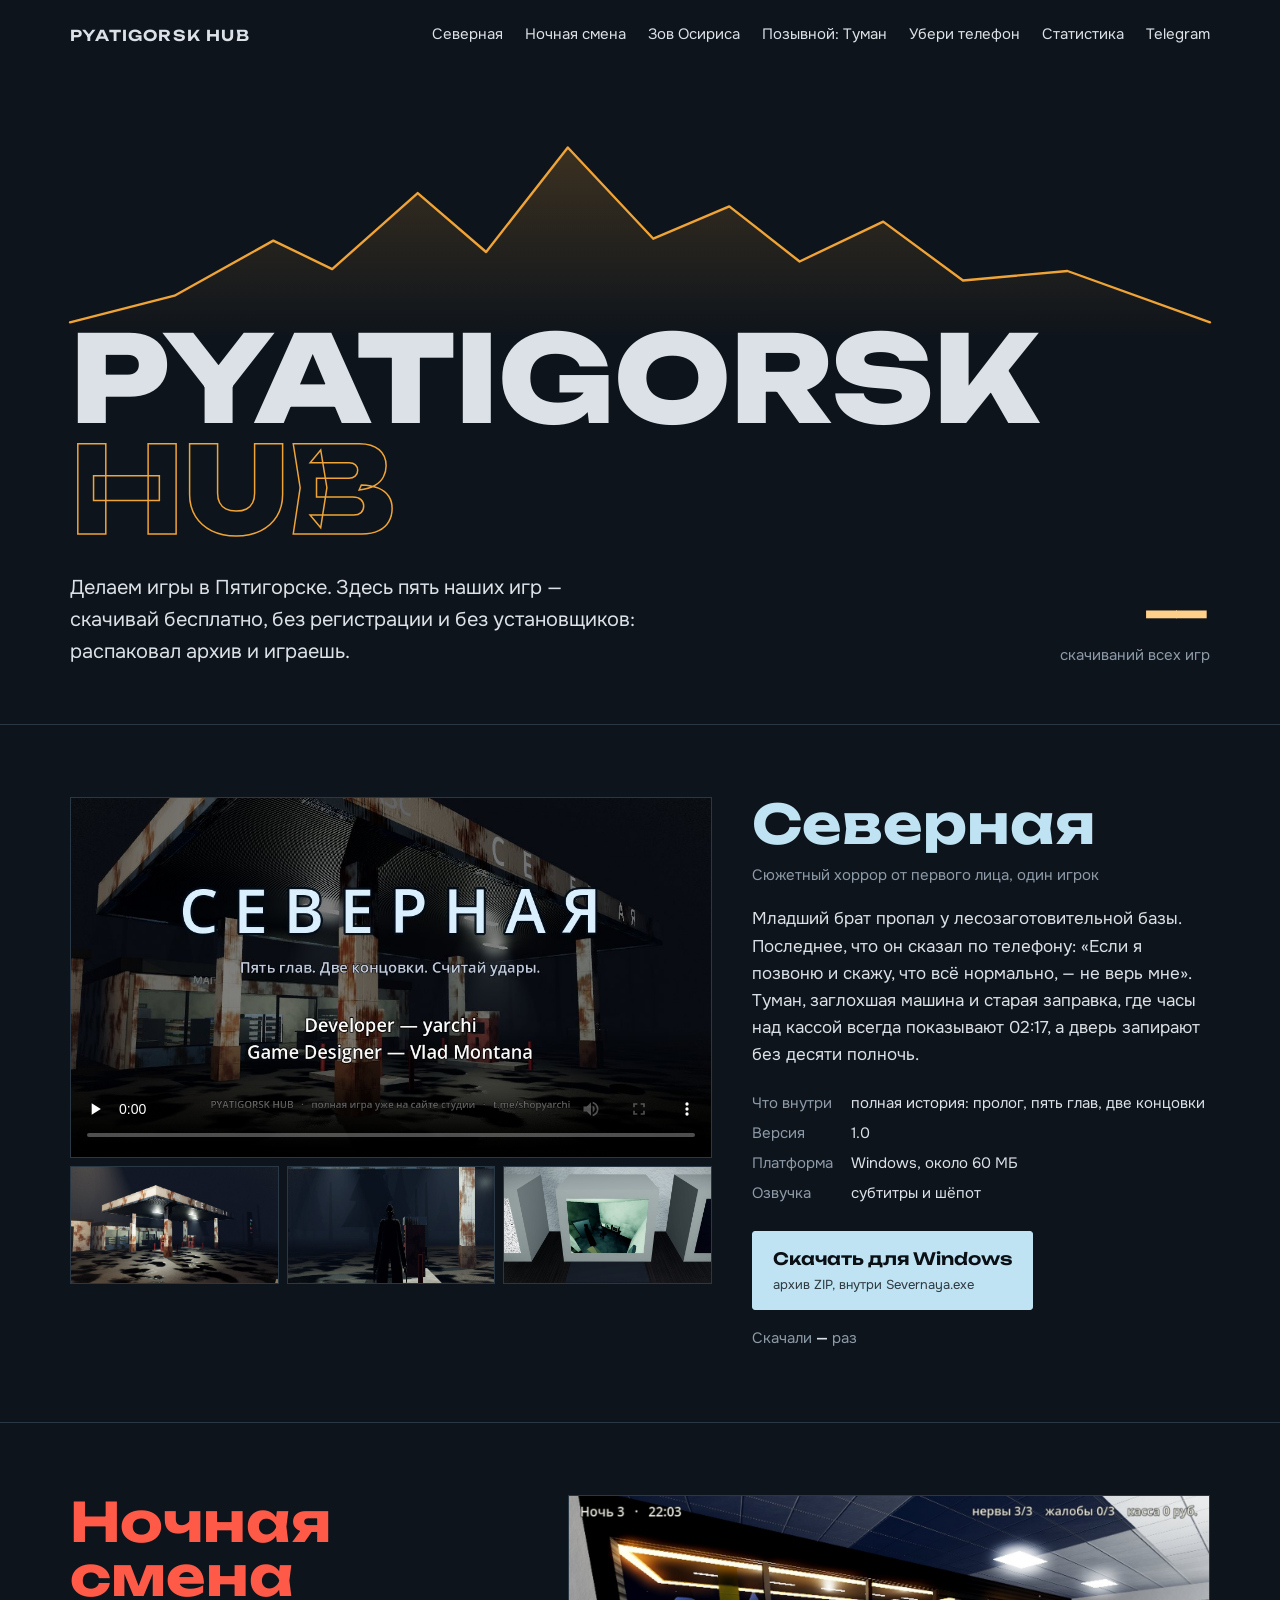
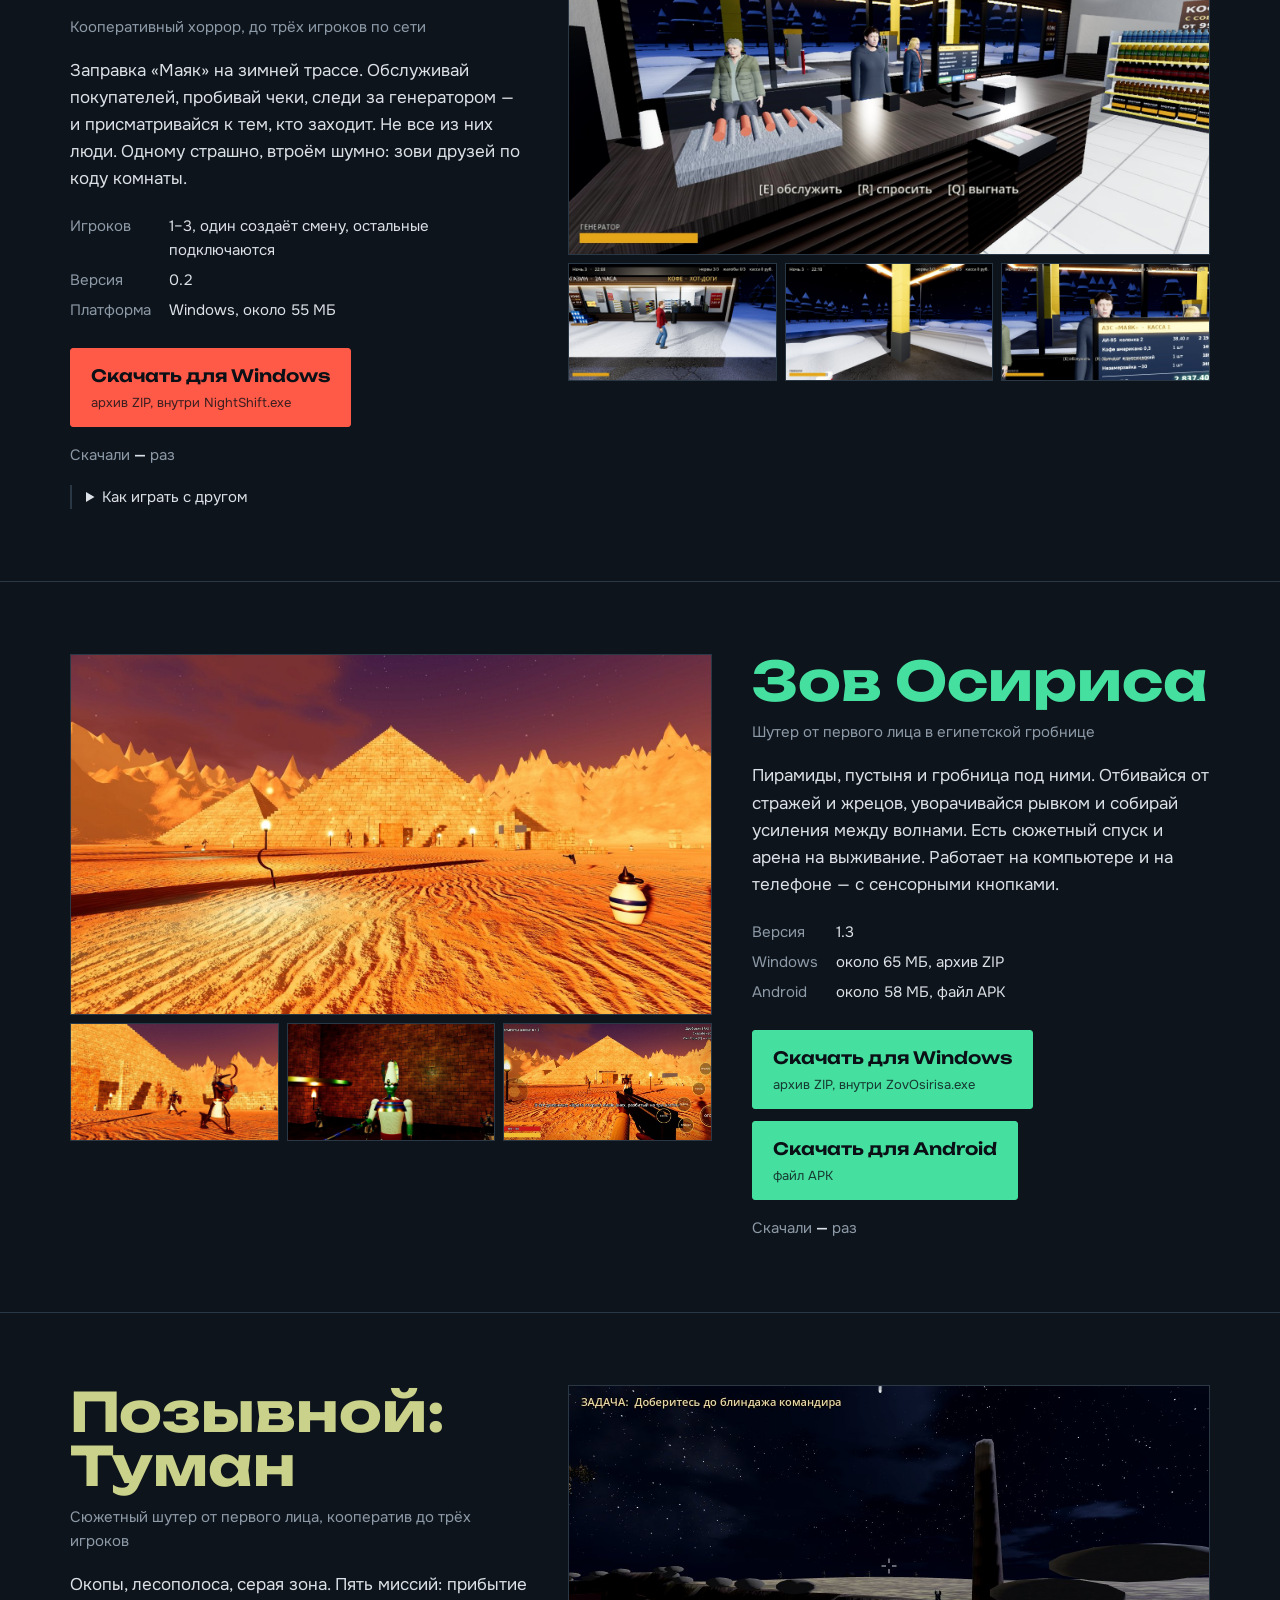
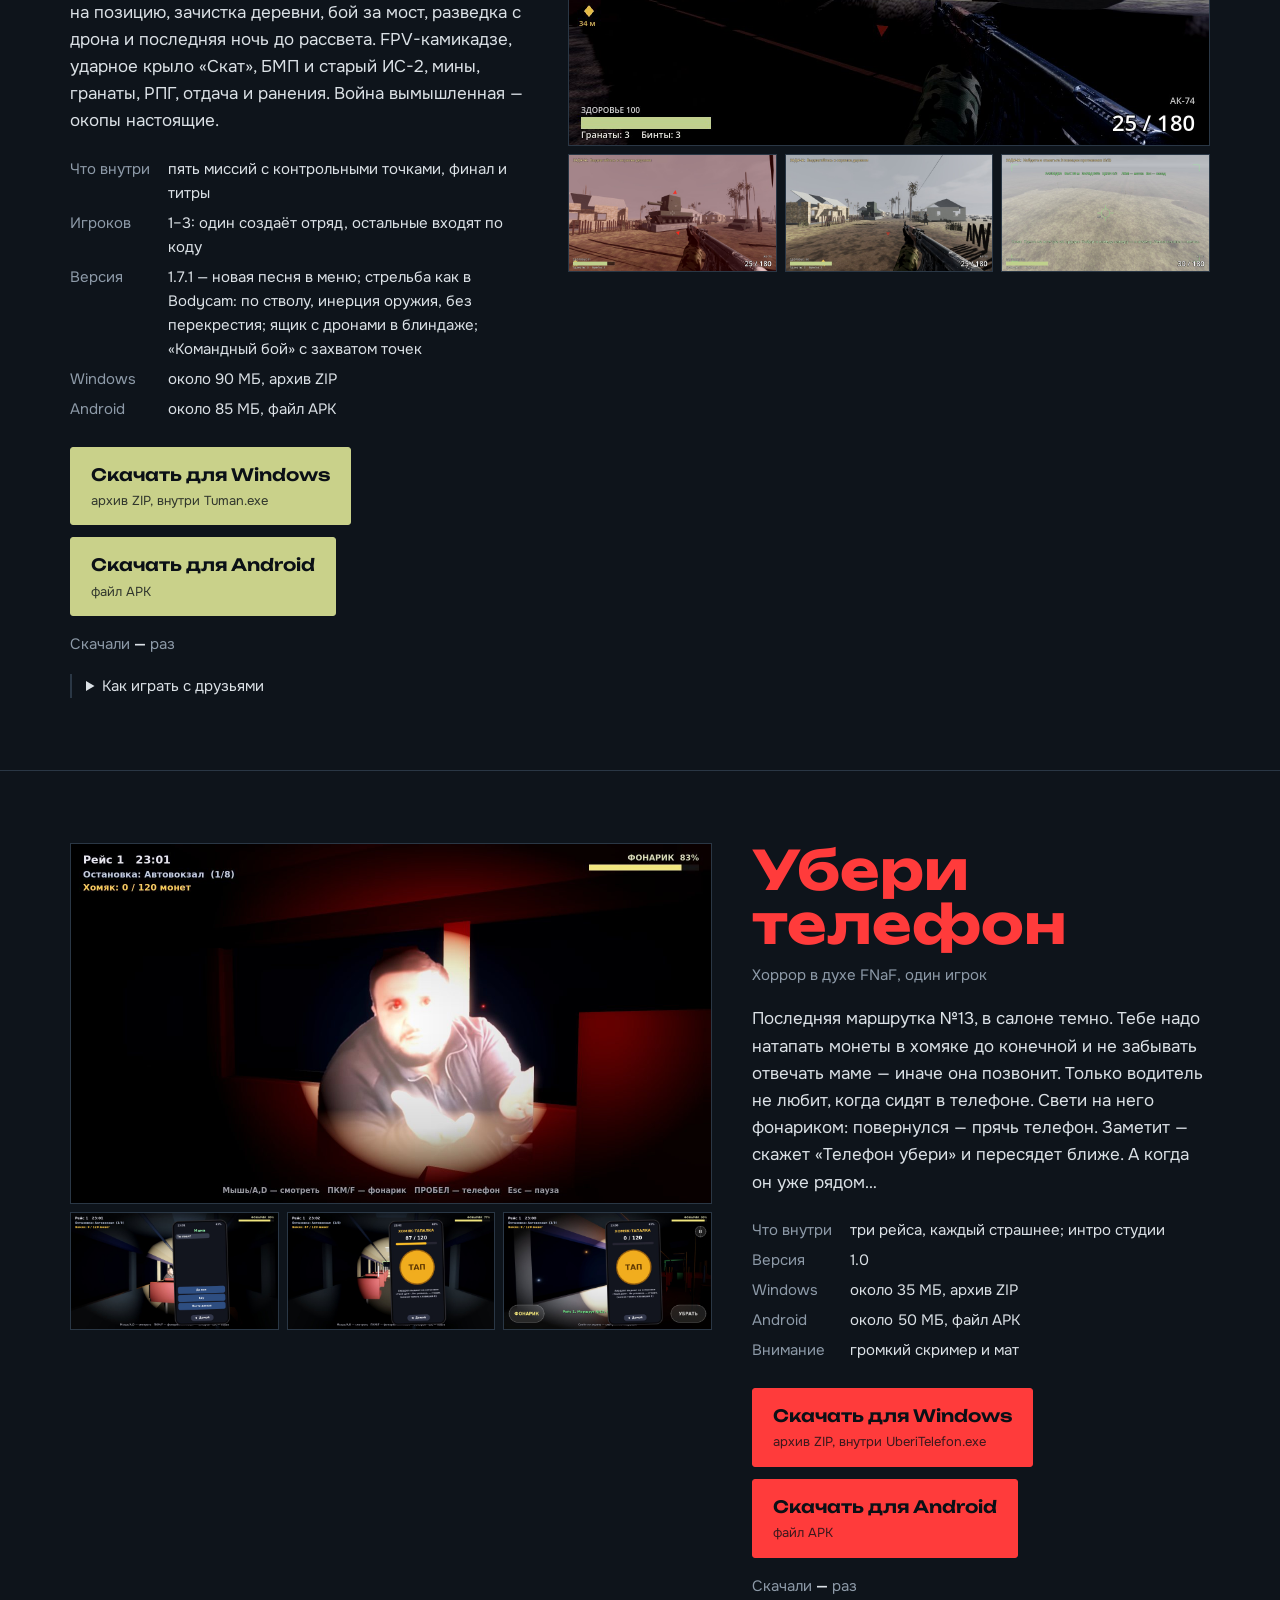
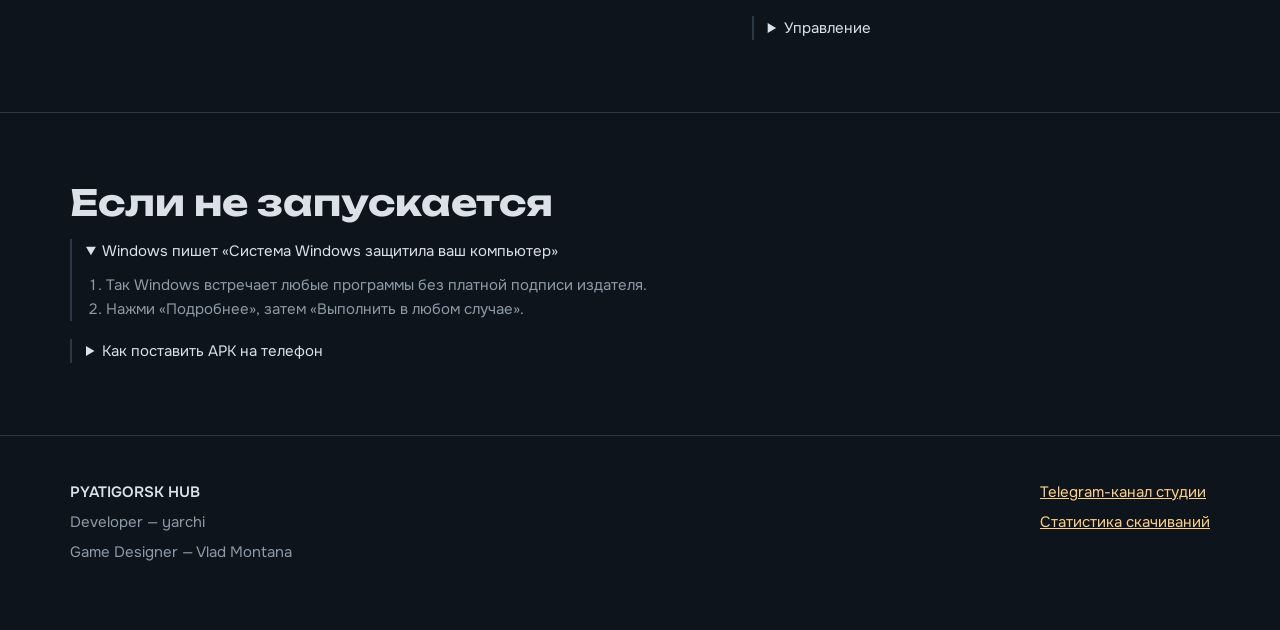
<file: index.html>
<!doctype html>
<html lang="ru">
<head>
<meta charset="utf-8">
<meta name="viewport" content="width=device-width, initial-scale=1">
<title>PYATIGORSK HUB — игры из Пятигорска</title>
<meta name="description" content="Студия PYATIGORSK HUB: «Северная», «Ночная смена», «Зов Осириса», «Позывной: Туман» и «Убери телефон». Скачать бесплатно для Windows и Android.">
<meta property="og:title" content="PYATIGORSK HUB — игры из Пятигорска">
<meta property="og:description" content="Пять игр студии: сюжетный хоррор, кооператив на ночной заправке, шутер в гробнице, военный шутер и хоррор в ночной маршрутке. Скачать бесплатно.">
<meta property="og:image" content="img/sev-1.jpg">
<link rel="icon" href="favicon.svg" type="image/svg+xml">
<link rel="preconnect" href="https://fonts.googleapis.com">
<link rel="preconnect" href="https://fonts.gstatic.com" crossorigin>
<link href="https://fonts.googleapis.com/css2?family=Onest:wght@400;500;600&family=Unbounded:wght@500;600;700;800&display=swap" rel="stylesheet">
<link rel="stylesheet" href="style.css">
</head>
<body>

<header class="top">
  <div class="wrap">
    <div class="bar">
      <a class="mark" href="./">PYATIGORSK HUB</a>
      <nav aria-label="Разделы">
        <a href="#severnaya">Северная</a>
        <a href="#night-shift">Ночная смена</a>
        <a href="#zov-osirisa">Зов Осириса</a>
        <a href="#tuman">Позывной: Туман</a>
        <a href="#uberi-telefon">Убери телефон</a>
        <a href="stats.html">Статистика</a>
        <a href="https://t.me/shopyarchi" rel="noopener">Telegram</a>
      </nav>
    </div>
    <svg class="ridge" viewBox="0 0 1200 230" role="img" aria-label="Пять вершин — силуэт горы Бештау">
      <defs><linearGradient id="lampfade" x1="0" y1="0" x2="0" y2="1"><stop offset="0" stop-color="#f0a437" stop-opacity=".2"/><stop offset="1" stop-color="#f0a437" stop-opacity="0"/></linearGradient></defs>
      <path class="glow" d="M0 214 L110 186 L214 128 L276 158 L366 78 L438 140 L524 30 L614 126 L694 92 L768 150 L856 108 L940 170 L1050 160 L1200 214 L1200 230 L0 230 Z"/>
      <path class="crest" d="M0 214 L110 186 L214 128 L276 158 L366 78 L438 140 L524 30 L614 126 L694 92 L768 150 L856 108 L940 170 L1050 160 L1200 214"/>
    </svg>
    <h1><span>PYATIGORSK</span><span class="hub">HUB</span></h1>
    <div class="intro">
      <p>Делаем игры в Пятигорске. Здесь пять наших игр — скачивай бесплатно, без регистрации и без установщиков: распаковал архив и играешь.</p>
      <div class="tally"><b class="num" data-total>—</b><span>скачиваний всех игр</span></div>
    </div>
  </div>
</header>

<main>

<section class="game sev" id="severnaya">
  <div class="wrap grid">
    <div class="shotbox">
      <video class="main" controls preload="none" poster="img/sev-poster-v2.jpg">
        <source src="media/severnaya-trailer-v2.mp4" type="video/mp4">
      </video>
      <div class="strip">
        <a href="img/sev-1.jpg"><img src="img/sev-1.jpg" alt="Старая заправка «Северная» в тумане" loading="lazy"></a>
        <a href="img/sev-2.jpg"><img src="img/sev-2.jpg" alt="Высокая фигура за стеклом у колонки" loading="lazy"></a>
        <a href="img/sev-3.jpg"><img src="img/sev-3.jpg" alt="Монитор охраны: за спиной героя кто-то стоит" loading="lazy"></a>
      </div>
    </div>
    <div>
      <h2>Северная</h2>
      <p class="kind">Сюжетный хоррор от первого лица, один игрок</p>
      <p class="about">Младший брат пропал у лесозаготовительной базы. Последнее, что он сказал по телефону: «Если я позвоню и скажу, что всё нормально, — не верь мне». Туман, заглохшая машина и старая заправка, где часы над кассой всегда показывают 02:17, а дверь запирают без десяти полночь.</p>
      <dl class="facts">
        <dt>Что внутри</dt><dd>полная история: пролог, пять глав, две концовки</dd>
        <dt>Версия</dt><dd>1.0</dd>
        <dt>Платформа</dt><dd>Windows, <span data-size="Severnaya_Windows.zip">около 60 МБ</span></dd>
        <dt>Озвучка</dt><dd>субтитры и шёпот</dd>
      </dl>
      <div class="dl">
        <a class="btn" data-file="Severnaya_Windows.zip"><b>Скачать для Windows</b><small>архив ZIP, внутри Severnaya.exe</small></a>
      </div>
      <p class="got">Скачали <b class="num" data-count="severnaya">—</b> раз</p>
    </div>
  </div>
</section>

<section class="game ns flip" id="night-shift">
  <div class="wrap grid">
    <div class="shotbox">
      <img class="main" src="img/ns-1.jpg" alt="Касса ночной заправки «Маяк»: у прилавка стоят покупатели">
      <div class="strip">
        <a href="img/ns-2.jpg"><img src="img/ns-2.jpg" alt="Покупатель идёт к магазину по снегу" loading="lazy"></a>
        <a href="img/ns-3.jpg"><img src="img/ns-3.jpg" alt="Тёмная фигура у колонны заправки" loading="lazy"></a>
        <a href="img/ns-4.jpg"><img src="img/ns-4.jpg" alt="Экран кассы с чеком" loading="lazy"></a>
      </div>
    </div>
    <div>
      <h2>Ночная смена</h2>
      <p class="kind">Кооперативный хоррор, до трёх игроков по сети</p>
      <p class="about">Заправка «Маяк» на зимней трассе. Обслуживай покупателей, пробивай чеки, следи за генератором — и присматривайся к тем, кто заходит. Не все из них люди. Одному страшно, втроём шумно: зови друзей по коду комнаты.</p>
      <dl class="facts">
        <dt>Игроков</dt><dd>1–3, один создаёт смену, остальные подключаются</dd>
        <dt>Версия</dt><dd>0.2</dd>
        <dt>Платформа</dt><dd>Windows, <span data-size="NightShift_Windows.zip">около 55 МБ</span></dd>
      </dl>
      <div class="dl">
        <a class="btn" data-file="NightShift_Windows.zip"><b>Скачать для Windows</b><small>архив ZIP, внутри NightShift.exe</small></a>
      </div>
      <p class="got">Скачали <b class="num" data-count="night-shift">—</b> раз</p>
      <details class="how">
        <summary>Как играть с другом</summary>
        <ol>
          <li>Один игрок нажимает «Создать смену» и отправляет друзьям код комнаты.</li>
          <li>Остальные вводят код и нажимают «Подключиться к другу».</li>
          <li>Если через интернет не соединяет, поставьте всем Radmin VPN или играйте в одной сети Wi-Fi.</li>
        </ol>
      </details>
    </div>
  </div>
</section>

<section class="game zov" id="zov-osirisa">
  <div class="wrap grid">
    <div class="shotbox">
      <img class="main" src="img/zov-1.jpg" alt="Пирамиды в пустыне на закате">
      <div class="strip">
        <a href="img/zov-2.jpg"><img src="img/zov-2.jpg" alt="Стражи гробницы" loading="lazy"></a>
        <a href="img/zov-3.jpg"><img src="img/zov-3.jpg" alt="Статуя Осириса" loading="lazy"></a>
        <a href="img/zov-4.jpg"><img src="img/zov-4.jpg" alt="Игра на телефоне с сенсорными кнопками" loading="lazy"></a>
      </div>
    </div>
    <div>
      <h2>Зов Осириса</h2>
      <p class="kind">Шутер от первого лица в египетской гробнице</p>
      <p class="about">Пирамиды, пустыня и гробница под ними. Отбивайся от стражей и жрецов, уворачивайся рывком и собирай усиления между волнами. Есть сюжетный спуск и арена на выживание. Работает на компьютере и на телефоне — с сенсорными кнопками.</p>
      <dl class="facts">
        <dt>Версия</dt><dd>1.3</dd>
        <dt>Windows</dt><dd><span data-size="ZovOsirisa_Windows.zip">около 65 МБ</span>, архив ZIP</dd>
        <dt>Android</dt><dd><span data-size="ZovOsirisa.apk">около 58 МБ</span>, файл APK</dd>
      </dl>
      <div class="dl">
        <a class="btn" data-file="ZovOsirisa_Windows.zip"><b>Скачать для Windows</b><small>архив ZIP, внутри ZovOsirisa.exe</small></a>
        <a class="btn" data-file="ZovOsirisa.apk"><b>Скачать для Android</b><small>файл APK</small></a>
      </div>
      <p class="got">Скачали <b class="num" data-count="zov-osirisa">—</b> раз</p>
    </div>
  </div>
</section>

<section class="game tm flip" id="tuman">
  <div class="wrap grid">
    <div class="shotbox">
      <img class="main" src="img/tm-1.jpg" alt="Ночной окоп на позиции «Берёза»">
      <div class="strip">
        <a href="img/tm-2.jpg"><img src="img/tm-2.jpg" alt="Деревня Ольховка и памятник КВ-2" loading="lazy"></a>
        <a href="img/tm-3.jpg"><img src="img/tm-3.jpg" alt="Улица деревни Ольховка, впереди противник" loading="lazy"></a>
        <a href="img/tm-4.jpg"><img src="img/tm-4.jpg" alt="Вид с разведдрона на позиции противника" loading="lazy"></a>
      </div>
    </div>
    <div>
      <h2>Позывной: Туман</h2>
      <p class="kind">Сюжетный шутер от первого лица, кооператив до трёх игроков</p>
      <p class="about">Окопы, лесополоса, серая зона. Пять миссий: прибытие на позицию, зачистка деревни, бой за мост, разведка с дрона и последняя ночь до рассвета. FPV-камикадзе, ударное крыло «Скат», БМП и старый ИС-2, мины, гранаты, РПГ, отдача и ранения. Война вымышленная — окопы настоящие.</p>
      <dl class="facts">
        <dt>Что внутри</dt><dd>пять миссий с контрольными точками, финал и титры</dd>
        <dt>Игроков</dt><dd>1–3: один создаёт отряд, остальные входят по коду</dd>
        <dt>Версия</dt><dd>1.7.1 — новая песня в меню; стрельба как в Bodycam: по стволу, инерция оружия, без перекрестия; ящик с дронами в блиндаже; «Командный бой» с захватом точек</dd>
        <dt>Windows</dt><dd><span data-size="Tuman_Windows.zip">около 90 МБ</span>, архив ZIP</dd>
        <dt>Android</dt><dd><span data-size="Tuman.apk">около 85 МБ</span>, файл APK</dd>
      </dl>
      <div class="dl">
        <a class="btn" data-file="Tuman_Windows.zip"><b>Скачать для Windows</b><small>архив ZIP, внутри Tuman.exe</small></a>
        <a class="btn" data-file="Tuman.apk"><b>Скачать для Android</b><small>файл APK</small></a>
      </div>
      <p class="got">Скачали <b class="num" data-count="tuman">—</b> раз</p>
      <details class="how">
        <summary>Как играть с друзьями</summary>
        <ol>
          <li>Командир нажимает «Создать отряд» и отправляет код.</li>
          <li>Остальные вводят код и нажимают «Подключиться».</li>
          <li>Раненого напарника можно поднять: подойти и держать E. Если через интернет не соединяет — Radmin VPN или одна сеть Wi-Fi.</li>
        </ol>
      </details>
    </div>
  </div>
</section>

<section class="game ut" id="uberi-telefon">
  <div class="wrap grid">
    <div class="shotbox">
      <img class="main" src="img/ut-1.jpg" alt="Водитель маршрутки сидит рядом и смотрит красными глазами в свете фонарика">
      <div class="strip">
        <a href="img/ut-2.jpg"><img src="img/ut-2.jpg" alt="Телефон: мама пишет «Ты в какой маршрутке?»" loading="lazy"></a>
        <a href="img/ut-3.jpg"><img src="img/ut-3.jpg" alt="Хомяк-тапалка на телефоне посреди тёмного салона" loading="lazy"></a>
        <a href="img/ut-4.jpg"><img src="img/ut-4.jpg" alt="Версия для телефона с сенсорными кнопками" loading="lazy"></a>
      </div>
    </div>
    <div>
      <h2>Убери телефон</h2>
      <p class="kind">Хоррор в духе FNaF, один игрок</p>
      <p class="about">Последняя маршрутка №13, в салоне темно. Тебе надо натапать монеты в хомяке до конечной и не забывать отвечать маме — иначе она позвонит. Только водитель не любит, когда сидят в телефоне. Свети на него фонариком: повернулся — прячь телефон. Заметит — скажет «Телефон убери» и пересядет ближе. А когда он уже рядом…</p>
      <dl class="facts">
        <dt>Что внутри</dt><dd>три рейса, каждый страшнее; интро студии</dd>
        <dt>Версия</dt><dd>1.0</dd>
        <dt>Windows</dt><dd><span data-size="UberiTelefon_Windows.zip">около 35 МБ</span>, архив ZIP</dd>
        <dt>Android</dt><dd><span data-size="UberiTelefon.apk">около 50 МБ</span>, файл APK</dd>
        <dt>Внимание</dt><dd>громкий скример и мат</dd>
      </dl>
      <div class="dl">
        <a class="btn" data-file="UberiTelefon_Windows.zip"><b>Скачать для Windows</b><small>архив ZIP, внутри UberiTelefon.exe</small></a>
        <a class="btn" data-file="UberiTelefon.apk"><b>Скачать для Android</b><small>файл APK</small></a>
      </div>
      <p class="got">Скачали <b class="num" data-count="uberi-telefon">—</b> раз</p>
      <details class="how">
        <summary>Управление</summary>
        <ol>
          <li>Компьютер: мышь или A/D — смотреть, ПКМ или F — фонарик, пробел — телефон, E — тапать.</li>
          <li>Телефон: свайп — смотреть, кнопки «Фонарик» и «Телефон» внизу экрана.</li>
          <li>Подержи фонарик на водителе, пока он поворачивается, — ослепишь, и он отвернётся.</li>
        </ol>
      </details>
    </div>
  </div>
</section>

<section class="game" id="help">
  <div class="wrap">
    <h2 style="font-size:clamp(24px,3.4vw,36px);color:var(--fog)">Если не запускается</h2>
    <details class="how" open>
      <summary>Windows пишет «Система Windows защитила ваш компьютер»</summary>
      <ol>
        <li>Так Windows встречает любые программы без платной подписи издателя.</li>
        <li>Нажми «Подробнее», затем «Выполнить в любом случае».</li>
      </ol>
    </details>
    <details class="how">
      <summary>Как поставить APK на телефон</summary>
      <ol>
        <li>Скачай файл и открой его из загрузок.</li>
        <li>Телефон спросит разрешение на установку из этого источника — разреши.</li>
        <li>Нажми «Установить».</li>
      </ol>
    </details>
  </div>
</section>

</main>

<footer>
  <div class="wrap cols">
    <div>
      <p><strong>PYATIGORSK HUB</strong></p>
      <p>Developer — yarchi</p>
      <p>Game Designer — Vlad Montana</p>
    </div>
    <div>
      <p><a href="https://t.me/shopyarchi" rel="noopener">Telegram-канал студии</a></p>
      <p><a href="stats.html">Статистика скачиваний</a></p>
    </div>
  </div>
</footer>

<script src="app.js"></script>
<script>
  Hub.fallbackLinks();
  Hub.load().then(Hub.fill).catch(function () { /* без счётчиков сайт всё равно работает: кнопки ведут по прямым адресам */ });
</script>
</body>
</html>
</file>
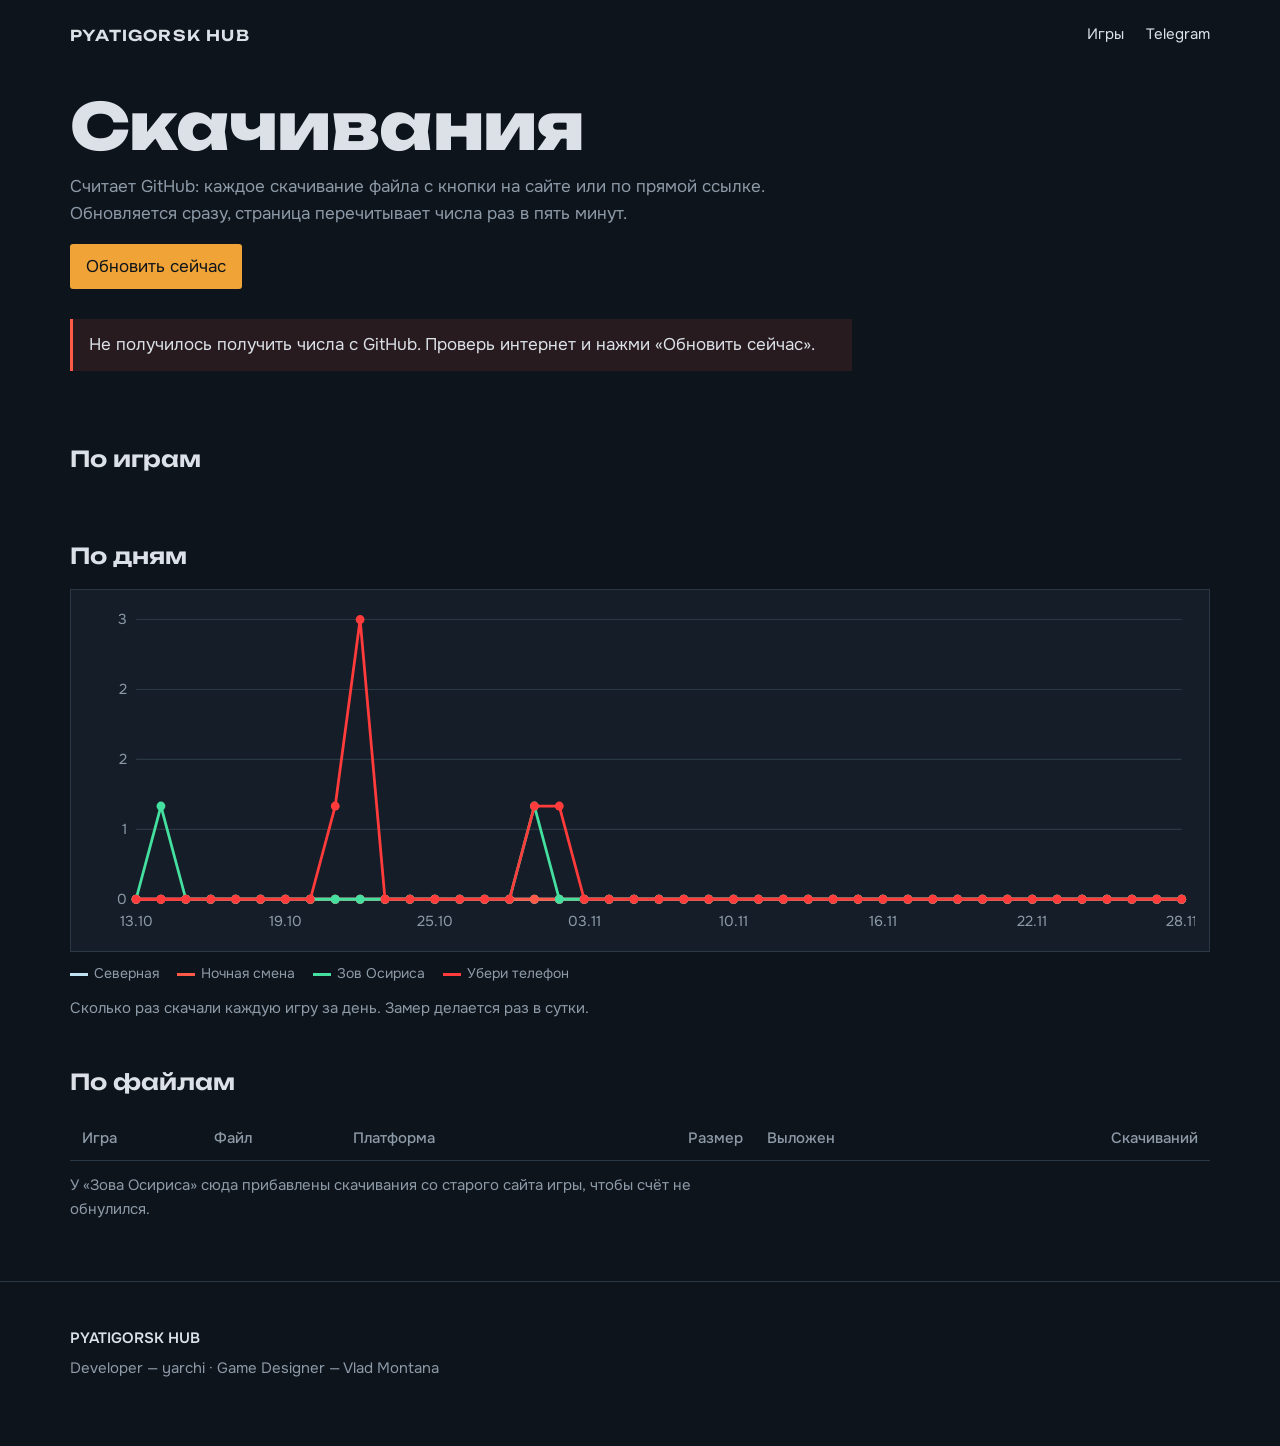
<file: stats.html>
<!doctype html>
<html lang="ru">
<head>
<meta charset="utf-8">
<meta name="viewport" content="width=device-width, initial-scale=1">
<title>Статистика скачиваний — PYATIGORSK HUB</title>
<meta name="robots" content="noindex">
<link rel="icon" href="favicon.svg" type="image/svg+xml">
<link rel="preconnect" href="https://fonts.googleapis.com">
<link rel="preconnect" href="https://fonts.gstatic.com" crossorigin>
<link href="https://fonts.googleapis.com/css2?family=Onest:wght@400;500;600&family=Unbounded:wght@500;600;700;800&display=swap" rel="stylesheet">
<link rel="stylesheet" href="style.css">
</head>
<body>
<div class="wrap">
  <div class="bar">
    <a class="mark" href="./">PYATIGORSK HUB</a>
    <nav aria-label="Разделы"><a href="./">Игры</a><a href="https://t.me/shopyarchi" rel="noopener">Telegram</a></nav>
  </div>

  <div class="page-head">
    <h1>Скачивания</h1>
    <p>Считает GitHub: каждое скачивание файла с кнопки на сайте или по прямой ссылке. Обновляется сразу, страница перечитывает числа раз в пять минут.</p>
    <button class="plain" id="refresh" type="button">Обновить сейчас</button>
    <span class="note" id="stamp"></span>
  </div>

  <div class="msg" id="msg" hidden></div>

  <div class="cards" id="cards"></div>

  <div class="block">
    <h2>По играм</h2>
    <div class="bars" id="bars"></div>
  </div>

  <div class="block">
    <h2>По дням</h2>
    <div class="chart" id="chart" hidden></div>
    <div class="legend" id="legend" hidden></div>
    <p class="note" id="histnote">График строится из ежедневных замеров. Первый замер делается после выкладки сайта, линия появится, когда наберётся хотя бы два дня.</p>
  </div>

  <div class="block">
    <h2>По файлам</h2>
    <div class="tablewrap">
      <table>
        <thead><tr><th>Игра</th><th>Файл</th><th>Платформа</th><th class="r">Размер</th><th>Выложен</th><th class="r">Скачиваний</th></tr></thead>
        <tbody id="rows"></tbody>
      </table>
    </div>
    <p class="note">У «Зова Осириса» сюда прибавлены скачивания со старого сайта игры, чтобы счёт не обнулился.</p>
  </div>
</div>

<footer style="margin-top:60px">
  <div class="wrap cols"><div><p><strong>PYATIGORSK HUB</strong></p><p>Developer — yarchi · Game Designer — Vlad Montana</p></div></div>
</footer>

<script src="app.js"></script>
<script>
(function () {
  var TONE = { "severnaya": "var(--ice)", "night-shift": "var(--neon)", "zov-osirisa": "var(--duat)", "uberi-telefon": "#ff3b3b" };
  var HEX = { "severnaya": "#bfe3f2", "night-shift": "#ff5a48", "zov-osirisa": "#45e0a0", "uberi-telefon": "#ff3b3b" };
  function el(tag, text, cls) { var e = document.createElement(tag); if (text != null) e.textContent = text; if (cls) e.className = cls; return e; }
  function day(iso) { return iso ? new Date(iso).toLocaleDateString("ru-RU", { day: "numeric", month: "long", year: "numeric" }) : "—"; }

  function show(s) {
    var cards = document.getElementById("cards"); cards.textContent = "";
    var all = el("div", null, "card"); all.appendChild(el("b", Hub.fmt(s.total), "num")); all.appendChild(el("span", "всего")); cards.appendChild(all);
    var max = Math.max.apply(null, s.games.map(function (g) { return g.n; }).concat([1]));
    var bars = document.getElementById("bars"); bars.textContent = "";
    var rows = document.getElementById("rows"); rows.textContent = "";
    s.games.forEach(function (g) {
      var c = el("div", null, "card"); c.style.setProperty("--tone", TONE[g.id] || "var(--lamp)");
      c.appendChild(el("b", Hub.fmt(g.n), "num")); c.appendChild(el("span", g.title)); cards.appendChild(c);
      var r = el("div", null, "row"); r.style.setProperty("--tone", TONE[g.id] || "var(--lamp)");
      r.appendChild(el("div", g.title));
      var tr = el("div", null, "track"); var f = el("div", null, "fill"); f.style.width = (g.n / max * 100) + "%"; tr.appendChild(f); r.appendChild(tr);
      r.appendChild(el("div", Hub.fmt(g.n), "n num")); bars.appendChild(r);
      g.files.forEach(function (x) {
        var t = document.createElement("tr");
        t.appendChild(el("td", g.title + " " + g.version));
        var td = el("td"); var a = el("a", x.name); a.href = x.url; td.appendChild(a); t.appendChild(td);
        t.appendChild(el("td", x.platform));
        t.appendChild(el("td", x.size ? Hub.mb(x.size) : "—", "r num"));
        t.appendChild(el("td", x.live ? day(x.date) : "ещё не выложен"));
        t.appendChild(el("td", Hub.fmt(x.n), "r num"));
        rows.appendChild(t);
      });
    });
    document.getElementById("stamp").textContent = " Числа на " + new Date(s.t).toLocaleTimeString("ru-RU", { hour: "2-digit", minute: "2-digit" });
  }

  // График по дням: сколько скачали за каждый день (разница между соседними замерами).
  function chart(hist) {
    if (!hist || hist.length < 2) return;
    var ids = Object.keys(HEX), W = 1000, H = 300, L = 46, R = 12, T = 14, B = 34;
    var days = [], top = 1;
    for (var i = 1; i < hist.length; i++) {
      var d = { date: hist[i].date, v: {} };
      ids.forEach(function (id) { var n = Math.max(0, (hist[i].games[id] || 0) - (hist[i - 1].games[id] || 0)); d.v[id] = n; if (n > top) top = n; });
      days.push(d);
    }
    var step = Math.pow(10, Math.floor(Math.log10(top))); var ymax = Math.ceil(top / step) * step;
    function x(i) { return days.length === 1 ? (L + (W - R)) / 2 : L + (W - L - R) * i / (days.length - 1); }
    function y(v) { return T + (H - T - B) * (1 - v / ymax); }
    var NS = "http://www.w3.org/2000/svg", svg = document.createElementNS(NS, "svg"); svg.setAttribute("viewBox", "0 0 " + W + " " + H);
    svg.setAttribute("role", "img"); svg.setAttribute("aria-label", "Скачивания по дням для каждой игры");
    function add(tag, at, text) { var e = document.createElementNS(NS, tag); for (var k in at) e.setAttribute(k, at[k]); if (text != null) e.textContent = text; svg.appendChild(e); return e; }
    for (var g = 0; g <= 4; g++) {
      var v = ymax * g / 4;
      add("line", { x1: L, x2: W - R, y1: y(v), y2: y(v), stroke: "#2a3745", "stroke-width": 1 });
      add("text", { x: L - 8, y: y(v) + 4, "text-anchor": "end", fill: "#8d9aa8", "font-size": 13 }, String(Math.round(v)));
    }
    var every = Math.max(1, Math.ceil(days.length / 8));
    days.forEach(function (d, i) {
      if (i % every === 0 || i === days.length - 1) add("text", { x: x(i), y: H - 10, "text-anchor": "middle", fill: "#8d9aa8", "font-size": 13 }, d.date.slice(8) + "." + d.date.slice(5, 7));
    });
    ids.forEach(function (id) {
      add("polyline", { fill: "none", stroke: HEX[id], "stroke-width": 2.5, "stroke-linejoin": "round", points: days.map(function (d, i) { return x(i) + "," + y(d.v[id]); }).join(" ") });
      days.forEach(function (d, i) { var c = add("circle", { cx: x(i), cy: y(d.v[id]), r: 4, fill: HEX[id] }); var t = document.createElementNS(NS, "title"); t.textContent = d.date + ": " + d.v[id]; c.appendChild(t); });
    });
    var box = document.getElementById("chart"); box.textContent = ""; box.appendChild(svg); box.hidden = false;
    var lg = document.getElementById("legend"); lg.textContent = "";
    [["severnaya", "Северная"], ["night-shift", "Ночная смена"], ["zov-osirisa", "Зов Осириса"], ["uberi-telefon", "Убери телефон"]].forEach(function (p) {
      var s = el("span"); var i = el("i"); i.style.background = HEX[p[0]]; s.appendChild(i); s.appendChild(document.createTextNode(p[1])); lg.appendChild(s);
    });
    lg.hidden = false; document.getElementById("histnote").textContent = "Сколько раз скачали каждую игру за день. Замер делается раз в сутки.";
  }

  function run(force) {
    var msg = document.getElementById("msg"); msg.hidden = true;
    Hub.load(force).then(show).catch(function (e) {
      msg.hidden = false;
      msg.textContent = e.message === "limit"
        ? "GitHub временно не отдаёт числа: с этого адреса было слишком много запросов за час. Попробуй обновить позже."
        : "Не получилось получить числа с GitHub. Проверь интернет и нажми «Обновить сейчас».";
    });
    Hub.getJSON("data/history.json?" + Date.now()).then(chart).catch(function () {});
  }
  document.getElementById("refresh").addEventListener("click", function () { run(true); });
  run(false);
})();
</script>
</body>
</html>
</file>
<file: style.css>
/* PYATIGORSK HUB. Ночной склон: сланцевая синь, туман и янтарь натриевого фонаря.
   У каждой игры свой цвет: «Северная» — лёд, «Ночная смена» — красный неон, «Зов Осириса» — зелёный свет Дуата. */
:root {
  color-scheme: dark;
  --night: #0e141b; --slate: #151e28; --slate-2: #1c2733; --line: #2a3745;
  --fog: #dbe1e6; --mute: #8d9aa8; --lamp: #f0a437; --lamp-hi: #ffd08a;
  --ice: #bfe3f2; --neon: #ff5a48; --duat: #45e0a0;
  --display: "Unbounded", "Arial Black", sans-serif;
  --body: "Onest", "Segoe UI", Roboto, Arial, sans-serif;
  --wrap: 1180px;
}
* { box-sizing: border-box; }
[hidden] { display: none !important; }
html { scroll-behavior: smooth; }
body { margin: 0; background: var(--night); color: var(--fog); font: 17px/1.6 var(--body); overflow-x: hidden; }
img, video { max-width: 100%; display: block; }
a { color: var(--lamp-hi); }
a:focus-visible, button:focus-visible { outline: 2px solid var(--lamp); outline-offset: 3px; }
.wrap { max-width: var(--wrap); margin: 0 auto; padding-inline: 20px; }
h1, h2, h3 { font-family: var(--display); margin: 0; text-wrap: balance; }
.num { font-variant-numeric: tabular-nums; }

/* ---- шапка ---- */
.bar { display: flex; justify-content: space-between; align-items: center; gap: 16px; flex-wrap: wrap; padding-block: 22px; }
.bar .mark { font-family: var(--display); font-weight: 600; font-size: 15px; letter-spacing: .08em; color: var(--fog); text-decoration: none; }
.bar nav { display: flex; gap: 22px; flex-wrap: wrap; font-size: 15px; }
.bar nav a { color: var(--fog); text-decoration: none; border-bottom: 1px solid transparent; padding-bottom: 2px; }
.bar nav a:hover { border-bottom-color: var(--lamp); }

/* ---- первый экран: хребет из пяти вершин ---- */
.top { position: relative; padding-bottom: 56px; }
.ridge { display: block; width: 100%; height: auto; margin-top: clamp(10px, 4vw, 48px); overflow: visible; }
.ridge .glow { fill: url(#lampfade); }
.ridge .crest { fill: none; stroke: var(--lamp); stroke-width: 2.5; stroke-linejoin: round; stroke-linecap: round;
  stroke-dasharray: 1700; stroke-dashoffset: 1700; animation: draw 2.2s .15s cubic-bezier(.3,.1,.2,1) forwards; }
@keyframes draw { to { stroke-dashoffset: 0; } }
h1 { font-weight: 800; font-size: clamp(38px, 9.4vw, 124px); line-height: .92; letter-spacing: -.01em; margin-top: -0.12em; position: relative; }
h1 span { display: block; }
h1 .hub { color: transparent; -webkit-text-stroke: 1.5px var(--lamp); }
.intro { display: grid; grid-template-columns: minmax(0, 34em) auto; gap: 24px 48px; align-items: end; margin-top: 28px; }
.intro p { margin: 0; font-size: clamp(17px, 2vw, 20px); }
.tally { text-align: right; }
.tally b { display: block; font-family: var(--display); font-weight: 600; font-size: clamp(34px, 5vw, 56px); line-height: 1; color: var(--lamp-hi); }
.tally span { color: var(--mute); font-size: 15px; }

/* ---- игра ---- */
.game { --tone: var(--lamp); position: relative; padding-block: 72px; border-top: 1px solid var(--line); }
.game.sev { --tone: var(--ice); } .game.ns { --tone: var(--neon); } .game.zov { --tone: var(--duat); } .game.tm { --tone: #c9d18a; } .game.ut { --tone: #ff3b3b; }
.game .grid { display: grid; grid-template-columns: minmax(0, 7fr) minmax(0, 5fr); gap: 40px; align-items: start; }
.game.flip .grid { grid-template-columns: minmax(0, 5fr) minmax(0, 7fr); }
.game.flip .shotbox { order: 2; }
.shotbox .main { border: 1px solid var(--line); background: var(--slate); aspect-ratio: 16 / 9; width: 100%; object-fit: cover; }
.shotbox video.main { aspect-ratio: 16 / 9; background: #000; }
.strip { display: grid; grid-template-columns: repeat(3, 1fr); gap: 8px; margin-top: 8px; }
.strip a { display: block; border: 1px solid var(--line); overflow: hidden; aspect-ratio: 16 / 9; background: var(--slate); }
.strip img { width: 100%; height: 100%; object-fit: cover; }
.strip a:hover { border-color: var(--tone); }
.game h2 { font-weight: 700; font-size: clamp(30px, 4.6vw, 54px); line-height: 1; color: var(--tone); }
.game .kind { margin: 12px 0 0; color: var(--mute); font-size: 15px; }
.game .about { margin: 18px 0 0; }
.facts { margin: 22px 0 0; padding: 0; list-style: none; display: grid; grid-template-columns: auto 1fr; gap: 6px 18px; font-size: 15px; }
.facts dt { color: var(--mute); } .facts dd { margin: 0; }
.dl { display: flex; flex-wrap: wrap; gap: 12px; margin-top: 26px; }
.btn { display: inline-flex; flex-direction: column; gap: 3px; min-width: 220px; padding: 13px 20px; text-decoration: none;
  background: var(--tone); color: #0b1016; border: 1px solid var(--tone); border-radius: 3px; transition: filter .15s, transform .15s; }
.btn:hover { filter: brightness(1.1); transform: translateY(-1px); }
.btn b { font-family: var(--display); font-weight: 600; font-size: 17px; }
.btn small { font-size: 13px; opacity: .8; }
.got { margin: 16px 0 0; font-size: 15px; color: var(--mute); }
.got b { color: var(--fog); font-weight: 600; }
details.how { margin-top: 18px; font-size: 15px; border-left: 2px solid var(--line); padding-left: 14px; }
details.how summary { cursor: pointer; color: var(--fog); }
details.how ol { margin: 10px 0 0; padding-left: 20px; color: var(--mute); }

/* ---- низ ---- */
footer { border-top: 1px solid var(--line); padding-block: 44px 60px; color: var(--mute); font-size: 15px; }
footer .cols { display: flex; justify-content: space-between; gap: 28px; flex-wrap: wrap; }
footer strong { color: var(--fog); font-weight: 600; }
footer p { margin: 0 0 6px; }

/* ---- статистика ---- */
.page-head { padding-block: 26px 10px; }
.page-head h1 { font-size: clamp(30px, 6vw, 64px); margin-top: 0; }
.page-head p { color: var(--mute); max-width: 44em; }
.cards { display: grid; grid-template-columns: repeat(4, minmax(0, 1fr)); gap: 12px; margin-top: 26px; }
.card { background: var(--slate); border: 1px solid var(--line); border-top: 3px solid var(--tone, var(--lamp)); padding: 18px 20px; }
.card b { display: block; font-family: var(--display); font-weight: 600; font-size: clamp(28px, 3.6vw, 42px); line-height: 1.1; color: var(--tone, var(--lamp-hi)); }
.card span { color: var(--mute); font-size: 15px; }
.block { margin-top: 44px; }
.block h2 { font-size: 22px; font-weight: 600; }
.bars { margin-top: 18px; display: grid; gap: 12px; }
.bars .row { display: grid; grid-template-columns: 170px 1fr 70px; gap: 14px; align-items: center; font-size: 15px; }
.bars .track { background: var(--slate); height: 18px; border: 1px solid var(--line); }
.bars .fill { height: 100%; background: var(--tone); min-width: 2px; transition: width .5s; }
.bars .n { text-align: right; }
.tablewrap { overflow-x: auto; margin-top: 16px; }
table { border-collapse: collapse; width: 100%; font-size: 15px; min-width: 640px; }
th, td { text-align: left; padding: 10px 12px; border-bottom: 1px solid var(--line); }
th { color: var(--mute); font-weight: 500; }
td.r, th.r { text-align: right; }
.chart { margin-top: 16px; background: var(--slate); border: 1px solid var(--line); padding: 14px; }
.chart svg { width: 100%; height: auto; display: block; }
.legend { display: flex; gap: 18px; flex-wrap: wrap; font-size: 14px; color: var(--mute); margin-top: 10px; }
.legend i { display: inline-block; width: 18px; height: 3px; vertical-align: middle; margin-right: 6px; }
.note { color: var(--mute); font-size: 15px; margin-top: 12px; max-width: 46em; }
.msg { margin-top: 20px; padding: 12px 16px; border-left: 3px solid var(--neon); background: rgba(255, 90, 72, .1); max-width: 46em; }
button.plain { font: inherit; color: var(--night); background: var(--lamp); border: 0; border-radius: 3px; padding: 9px 16px; cursor: pointer; }
button.plain:hover { filter: brightness(1.1); }

@media (max-width: 860px) {
  .game .grid, .game.flip .grid { grid-template-columns: 1fr; gap: 26px; }
  .game.flip .shotbox { order: 0; }
  .intro { grid-template-columns: 1fr; } .tally { text-align: left; }
  .cards { grid-template-columns: repeat(2, minmax(0, 1fr)); }
  .bars .row { grid-template-columns: 110px 1fr 54px; }
  .game { padding-block: 52px; }
}
@media (prefers-reduced-motion: reduce) {
  html { scroll-behavior: auto; }
  .ridge .crest { animation: none; stroke-dashoffset: 0; }
  .btn, .bars .fill { transition: none; }
}
</file>
